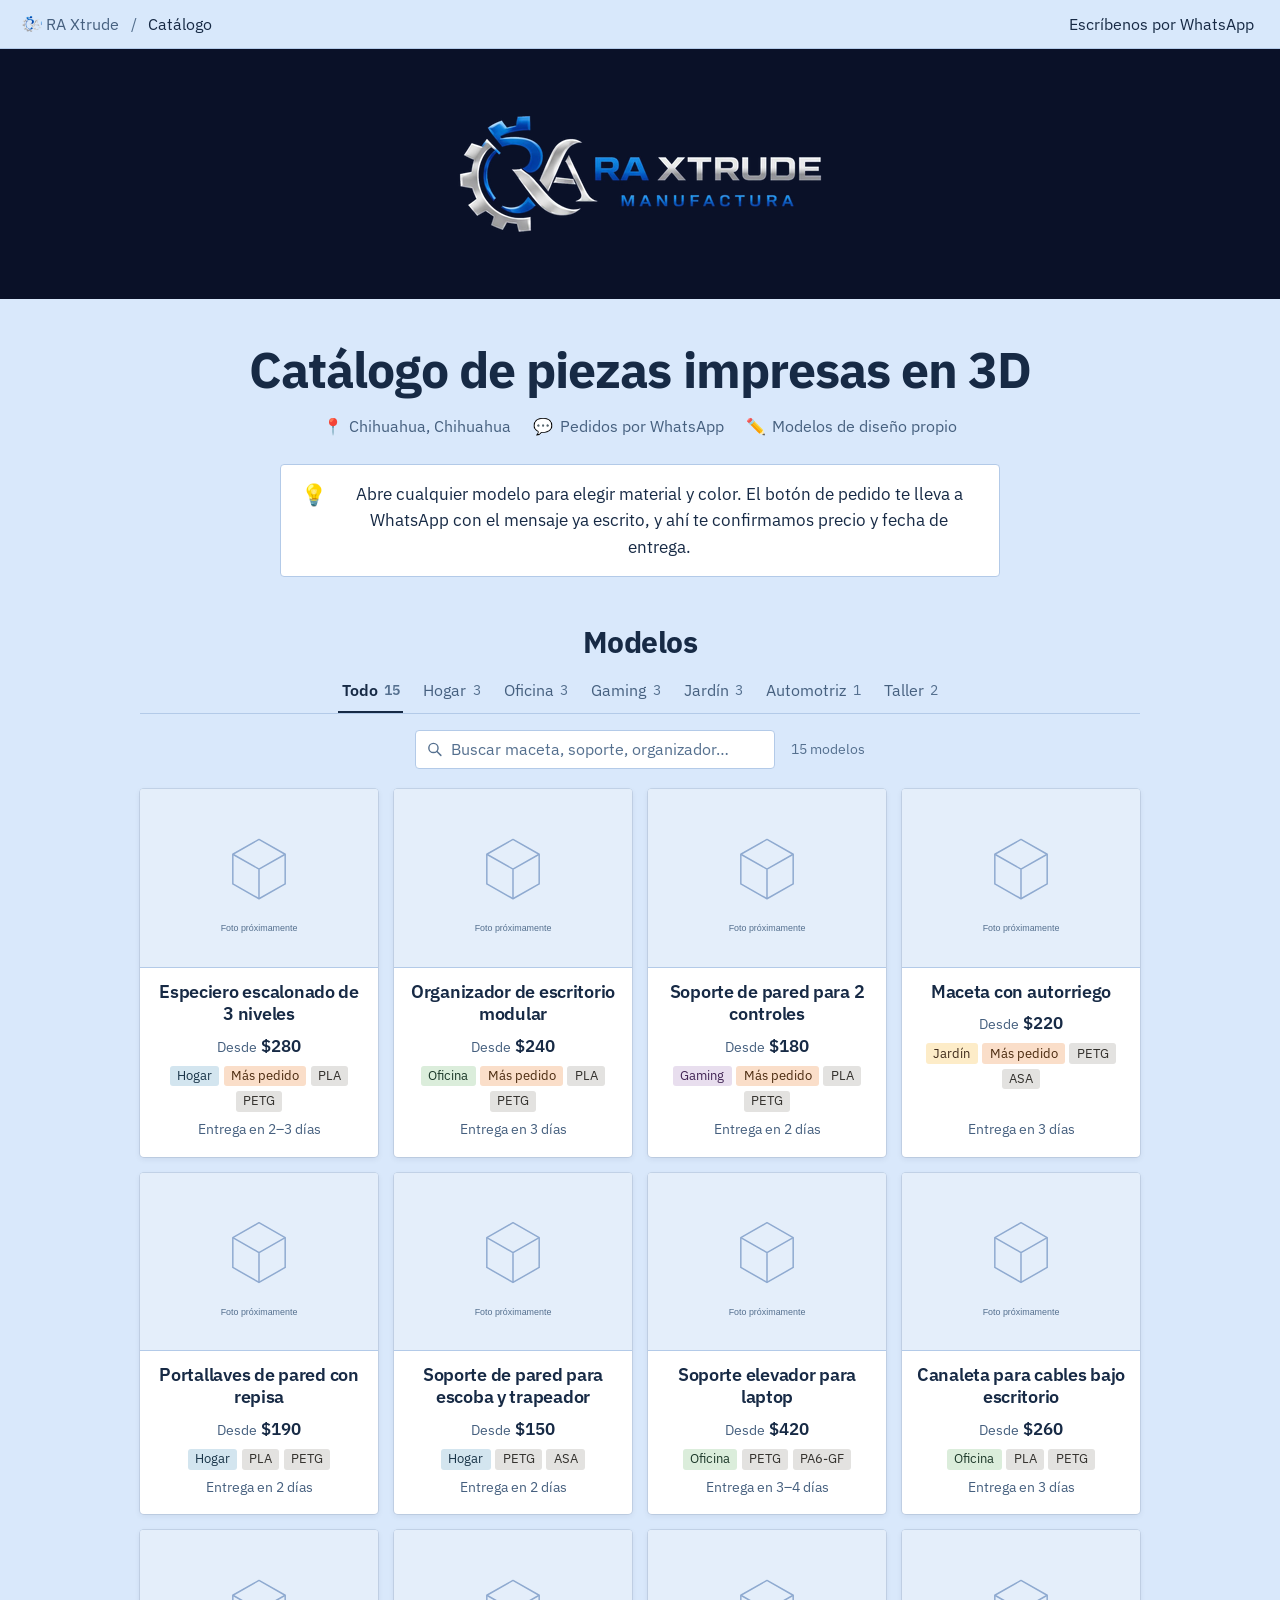
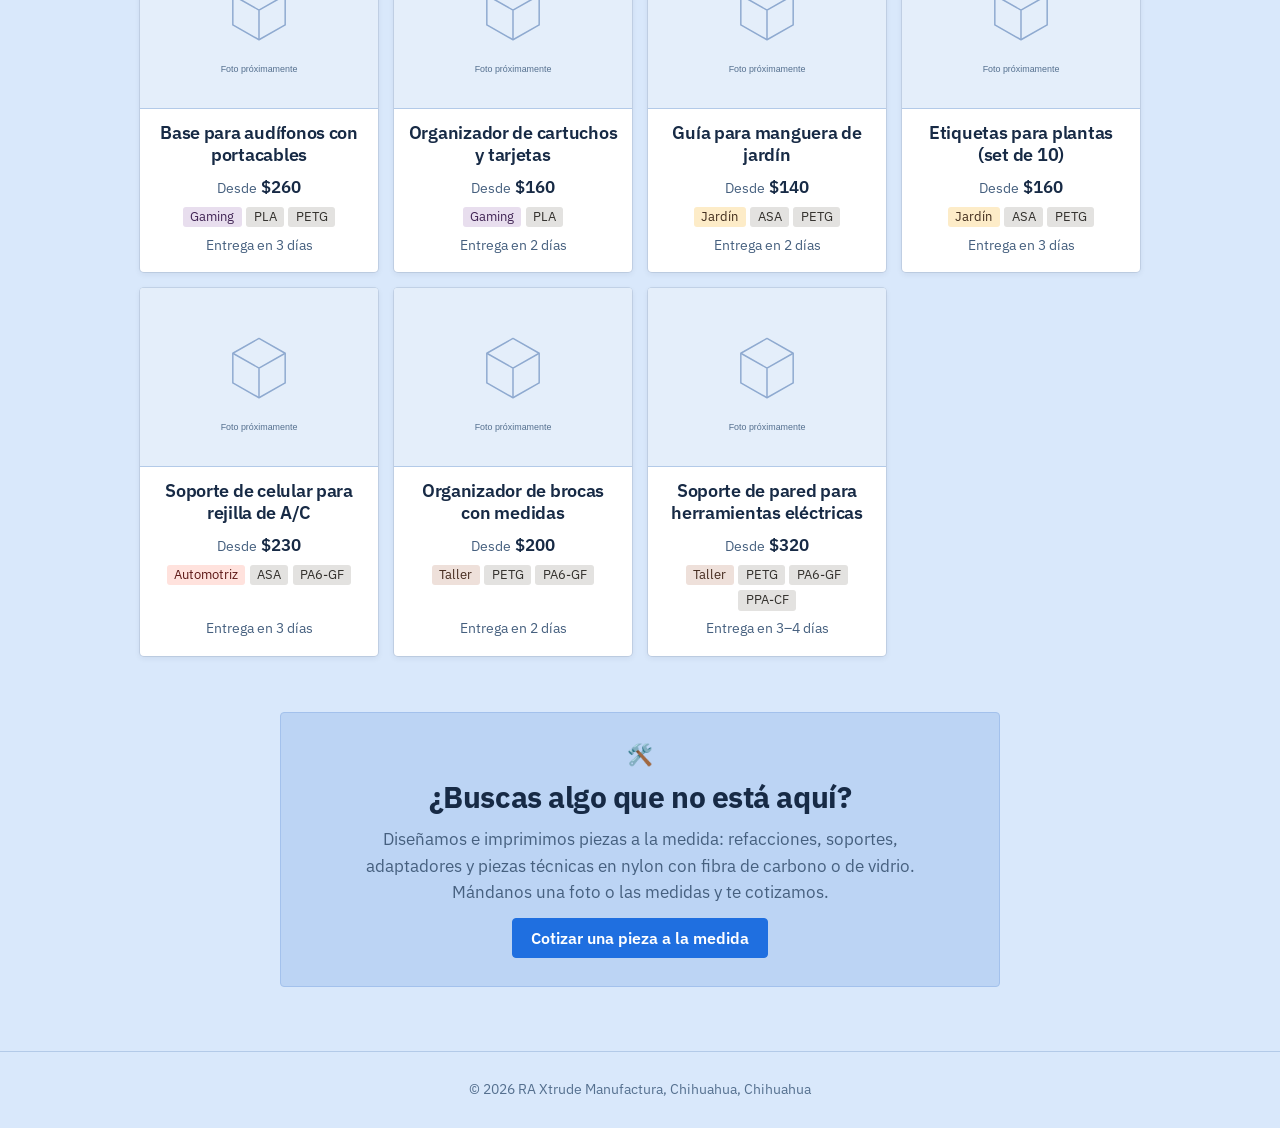
<file: index.html>
<!doctype html>
<html lang="es">
<head>
  <meta charset="utf-8">
  <meta name="viewport" content="width=device-width, initial-scale=1, viewport-fit=cover">
  <title>Catálogo de piezas impresas en 3D | RA Xtrude Manufactura</title>
  <meta name="description" content="Modelos de diseño propio impresos en 3D en Chihuahua, Chihuahua: hogar, oficina, gaming, jardín, automotriz y taller. Pide por WhatsApp.">
  <meta property="og:title" content="Catálogo RA Xtrude Manufactura">
  <meta property="og:description" content="Piezas impresas en 3D en Chihuahua, Chihuahua. Pide por WhatsApp.">
  <meta property="og:type" content="website">
  <meta name="theme-color" content="#D9E8FB">
  <link rel="icon" type="image/png" href="marca/favicon.png">
  <link rel="apple-touch-icon" href="marca/icono-180.png">
  <link rel="preconnect" href="https://fonts.googleapis.com">
  <link rel="preconnect" href="https://fonts.gstatic.com" crossorigin>
  <link href="https://fonts.googleapis.com/css2?family=IBM+Plex+Sans:ital,wght@0,400;0,500;0,600;0,700;1,400&display=swap" rel="stylesheet">
  <link rel="stylesheet" href="estilos.css">
</head>
<body>
  <a class="saltar" href="#galeria">Ir al catálogo</a>

  <header class="topbar">
    <div class="topbar-interior">
      <nav class="ruta" aria-label="Ruta">
        <a href="#"><img src="marca/favicon.png" alt="">RA Xtrude</a>
        <span class="ruta-sep">/</span>
        <span class="actual ruta-pagina">Catálogo</span>
        <span class="ruta-sep s2" id="ruta-sep-cat" hidden>/</span>
        <span class="actual" id="ruta-cat" hidden></span>
      </nav>
      <a class="topbar-accion" id="wa-barra" target="_blank" rel="noopener"><span class="solo-ancho">Escríbenos por </span>WhatsApp</a>
    </div>
  </header>

  <div class="portada">
    <img src="marca/logo.png" alt="RA Xtrude Manufactura" width="306" height="120">
  </div>

  <main class="pagina">
    <h1 class="titulo">Catálogo de piezas impresas en 3D</h1>
    <div class="propiedades" id="propiedades"></div>

    <div class="callout">
      <span class="callout-icono" aria-hidden="true">💡</span>
      <p id="intro-texto"></p>
    </div>

    <section class="db" aria-labelledby="db-titulo">
      <h2 id="db-titulo">Modelos</h2>
      <div class="vistas" id="categorias" role="group" aria-label="Categorías"></div>
      <div class="db-herramientas">
        <div class="buscador">
          <label for="buscar" class="solo-lector">Buscar en el catálogo</label>
          <svg viewBox="0 0 24 24" aria-hidden="true"><circle cx="10.5" cy="10.5" r="6.5"/><path d="M15.5 15.5L21 21"/></svg>
          <input id="buscar" type="search" placeholder="Buscar maceta, soporte, organizador…" autocomplete="off">
        </div>
        <p class="conteo" id="conteo" aria-live="polite"></p>
      </div>
      <div class="galeria" id="galeria"></div>
      <div class="vacio" id="vacio" hidden>
        <p>Ningún modelo coincide con tu búsqueda.</p>
        <button class="btn btn-borde" id="limpiar" type="button">Ver todo el catálogo</button>
      </div>
    </section>

    <div class="callout callout-azul">
      <span class="callout-icono" aria-hidden="true">🛠️</span>
      <h2>¿Buscas algo que no está aquí?</h2>
      <p>Diseñamos e imprimimos piezas a la medida: refacciones, soportes, adaptadores y piezas técnicas en nylon con fibra de carbono o de vidrio. Mándanos una foto o las medidas y te cotizamos.</p>
      <a class="btn btn-lleno" id="wa-medida" target="_blank" rel="noopener">Cotizar una pieza a la medida</a>
    </div>
  </main>

  <footer class="pie">
    <p id="pie-texto"></p>
    <p id="pie-redes"></p>
  </footer>

  <dialog id="detalle" aria-labelledby="d-titulo">
    <div class="d-caja">
      <button class="d-cerrar" type="button" id="d-cerrar" aria-label="Cerrar">
        <svg viewBox="0 0 24 24" aria-hidden="true"><path d="M6 6l12 12M18 6L6 18"/></svg>
      </button>
      <div class="d-portada">
        <div class="d-foto"><img id="d-img" alt=""></div>
        <div class="d-miniaturas" id="d-mini"></div>
      </div>
      <div class="d-info">
        <p class="d-ruta" id="d-ruta"></p>
        <h2 id="d-titulo"></h2>
        <p class="d-desc" id="d-desc"></p>
        <div class="props" id="d-props"></div>
        <div class="d-pedido">
          <a class="btn btn-lleno btn-ancho" id="d-wa" target="_blank" rel="noopener">Pedir por WhatsApp</a>
          <p class="d-nota">Te confirmamos precio final y fecha de entrega por mensaje.</p>
        </div>
      </div>
    </div>
  </dialog>

  <script src="app.js"></script>
</body>
</html>
</file>
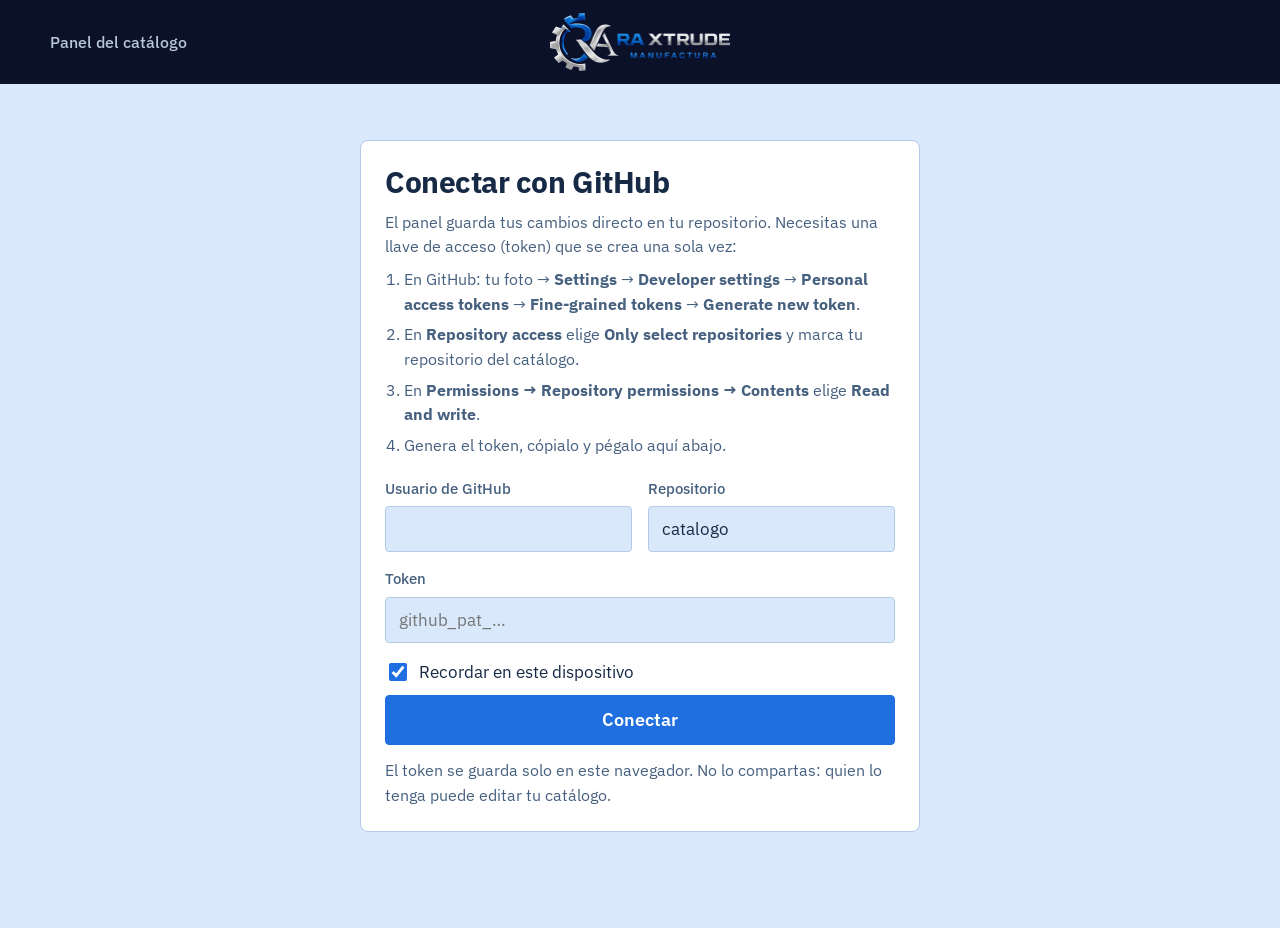
<file: admin.html>
<!doctype html>
<html lang="es">
<head>
  <meta charset="utf-8">
  <meta name="viewport" content="width=device-width, initial-scale=1, viewport-fit=cover">
  <meta name="robots" content="noindex, nofollow">
  <title>Panel del catálogo | RA Xtrude</title>
  <meta name="theme-color" content="#0A1128">
  <link rel="icon" type="image/png" href="marca/favicon.png">
  <link rel="apple-touch-icon" href="marca/icono-180.png">
  <link rel="preconnect" href="https://fonts.googleapis.com">
  <link rel="preconnect" href="https://fonts.gstatic.com" crossorigin>
  <link href="https://fonts.googleapis.com/css2?family=IBM+Plex+Sans:ital,wght@0,400;0,500;0,600;0,700;1,400&display=swap" rel="stylesheet">
  <link rel="stylesheet" href="estilos.css">
  <style>
    .barra-interior { gap: 1rem; }
    .marca-panel { font: 500 var(--t-apoyo) var(--texto); color: var(--marino-texto); }
    @media (max-width: 860px) {
      .barra-interior { grid-template-columns: 1fr; height: auto; padding-block: .6rem; justify-items: center; gap: .5rem; }
      .barra-interior .marca { grid-column: 1; }
      .barra-interior > .acciones { justify-self: center; }
      .marca-panel { display: none; }
    }
    .acciones { display: flex; align-items: center; gap: .6rem; }
    .estado { font-size: var(--t-nota); color: var(--tenue); }
    .barra .estado { color: var(--marino-texto); }
    .barra .estado.pendiente { color: #FFC56B; }
    .btn:disabled { opacity: .45; cursor: not-allowed; }
    .btn-peligro { background: transparent; color: #C62828; border-color: #E8B4B4; }
    .btn-peligro:hover { background: rgba(198, 40, 40, .06); }
    .btn-chico { padding: .5rem .75rem; font-size: .95rem; }

    main.envoltura { padding-block: 1.5rem 4rem; }
    .panel { background: var(--panel); border: 1px solid var(--linea); border-radius: 8px; padding: 1.5rem; }
    .panel h2 { font-size: var(--t-seccion); margin-bottom: .6rem; }
    .panel + .panel { margin-top: 1.25rem; }
    .ayuda { color: var(--tenue); font-size: var(--t-apoyo); margin: .25rem 0 0; }
    .ayuda a { color: var(--azul); }

    .conectar { max-width: 560px; margin: 2rem auto; }
    .conectar ol { color: var(--tenue); font-size: var(--t-apoyo); padding-left: 1.2rem; margin: .5rem 0 1.25rem; }
    .conectar li { margin-bottom: .35rem; }
    .conectar code { color: var(--tinta); }

    .campo { display: flex; flex-direction: column; gap: .35rem; margin-bottom: 1rem; min-width: 0; }
    .campo > span { font-size: .92rem; font-weight: 500; color: var(--tenue); }
    .campo input[type=text], .campo input[type=number], .campo input[type=password], .campo input[type=search], .campo select, .campo textarea, .entrada {
      font: 400 var(--t-cuerpo) var(--texto); color: var(--tinta);
      background: var(--fondo); border: 1px solid var(--linea); border-radius: var(--radio);
      padding: .7rem .8rem; width: 100%;
    }
    .campo textarea { min-height: 90px; resize: vertical; }
    .campo input:focus, .campo select:focus, .campo textarea:focus, .entrada:focus { outline: none; border-color: var(--azul); box-shadow: 0 0 0 3px rgba(31,111,224,.2); }
    .campo input[readonly] { color: var(--tenue); }
    .fila { display: grid; gap: 0 1rem; grid-template-columns: repeat(auto-fit, minmax(170px, 1fr)); }
    .casilla { display: flex; align-items: center; gap: .55rem; margin-bottom: .6rem; cursor: pointer; }
    .casilla input { width: 18px; height: 18px; accent-color: var(--azul); }

    .pestanas { display: flex; gap: .4rem; margin-bottom: 1.25rem; border-bottom: 1px solid var(--linea); }
    .pestanas button {
      font: 400 1.125rem var(--texto); color: var(--tenue); background: none; border: 0;
      padding: .75rem 1rem; border-bottom: 2px solid transparent; cursor: pointer; margin-bottom: -1px;
    }
    .pestanas button[aria-selected=true] { font-weight: 700; color: var(--tinta); border-bottom-color: var(--azul); }

    .dos-columnas { display: grid; grid-template-columns: 320px 1fr; gap: 1.25rem; align-items: start; }
    .lista { position: sticky; top: 100px; background: var(--panel); border: 1px solid var(--linea); border-radius: 8px; overflow: hidden; }
    .lista-cabeza { display: grid; gap: .6rem; padding: .9rem; border-bottom: 1px solid var(--linea); }
    .lista ul { list-style: none; margin: 0; padding: 0; max-height: calc(100vh - 260px); overflow-y: auto; }
    .lista li + li { border-top: 1px solid var(--linea); }
    .lista li button {
      width: 100%; display: grid; grid-template-columns: 46px 1fr; gap: .7rem; align-items: center;
      background: none; border: 0; color: var(--tinta); text-align: left; padding: .6rem .9rem; cursor: pointer; font: inherit;
    }
    .lista li button:hover { background: var(--panel-alto); }
    .lista li button[aria-current=true] { background: rgba(31,111,224,.08); box-shadow: inset 3px 0 var(--azul); }
    .lista img { width: 46px; height: 46px; object-fit: cover; border-radius: 4px; background: var(--capa); }
    .lista strong { display: block; font-weight: 600; font-size: 1.02rem; line-height: 1.25; }
    .lista small { color: var(--tenue); font-size: var(--t-nota); }
    .marca-chica { font-size: .78rem; font-weight: 700; border-radius: 3px; padding: .05rem .35rem; margin-left: .3rem; }
    .marca-chica.oculto { background: #E3E8EF; color: var(--tenue); }
    .marca-chica.nuevo { background: #FFC56B; color: #1A1206; }

    .formulario { background: var(--panel); border: 1px solid var(--linea); border-radius: 8px; padding: 1.5rem; }
    .formulario h2 { font-size: var(--t-seccion); margin-bottom: 1.2rem; }
    .grupo { border: 0; padding: 0; margin: 0 0 1rem; }
    .grupo legend { font-size: .92rem; font-weight: 500; color: var(--tenue); margin-bottom: .45rem; padding: 0; }
    .chips label { cursor: pointer; }

    .fotos { display: grid; grid-template-columns: repeat(auto-fill, minmax(130px, 1fr)); gap: .75rem; }
    .foto-item { border: 1px solid var(--linea); border-radius: 6px; overflow: hidden; background: var(--fondo); }
    .foto-item img { width: 100%; aspect-ratio: 1; object-fit: cover; }
    .foto-item div { display: flex; gap: .3rem; padding: .4rem; }
    .foto-item button { flex: 1; font: 400 .85rem var(--texto); background: var(--panel-alto); color: var(--tinta); border: 1px solid var(--linea); border-radius: 4px; padding: .35rem; cursor: pointer; }
    .foto-item .portada { font-size: .85rem; font-weight: 500; color: var(--azul); padding: .35rem; text-align: center; flex: 1; }
    .subir {
      display: grid; place-items: center; text-align: center; gap: .3rem;
      border: 1px dashed var(--linea); border-radius: 6px; min-height: 130px; cursor: pointer; color: var(--tenue); font-size: var(--t-apoyo); padding: .5rem; position: relative;
    }
    .subir:hover { border-color: var(--azul); color: var(--tinta); }
    .subir input { position: absolute; opacity: 0; width: 1px; height: 1px; }
    .subir svg { display: block; width: 26px; height: 26px; stroke: currentColor; fill: none; stroke-width: 1.8; stroke-linecap: round; }
    .pie-form { display: flex; justify-content: space-between; gap: 1rem; flex-wrap: wrap; border-top: 1px solid var(--linea); padding-top: 1.2rem; margin-top: .5rem; }

    .tabla-ajustes { display: grid; gap: .5rem; margin-bottom: 1rem; }
    .renglon { display: grid; grid-template-columns: 1fr auto; gap: .5rem; align-items: center; }
    .renglon.mat { grid-template-columns: 120px 1fr auto; }
    .renglon .botones { display: flex; gap: .3rem; }
    .renglon code { font-size: var(--t-nota); color: var(--tenue); }
    .agregar { display: grid; grid-template-columns: 1fr auto; gap: .5rem; }
    .agregar.mat { grid-template-columns: 120px 1fr auto; }

    .aviso {
      position: fixed; left: 50%; bottom: calc(1.25rem + env(safe-area-inset-bottom, 0px)); translate: -50% 0; z-index: 30;
      background: var(--tinta); color: #fff; font-weight: 700; font-size: var(--t-apoyo);
      padding: .75rem 1.1rem; border-radius: 6px; max-width: calc(100% - 2rem);
      opacity: 0; pointer-events: none; transition: opacity .2s;
    }
    .aviso.visible { opacity: 1; }
    .aviso.error { background: #C62828; }
    .vacio-form { color: var(--tenue); text-align: center; padding: 3rem 1rem; }

    @media (max-width: 860px) {
      .dos-columnas { grid-template-columns: 1fr; }
      .lista { position: static; }
      .lista ul { max-height: 300px; }
      .acciones .estado { display: none; }
      .marca-texto small { display: none; }
      .renglon.mat, .agregar.mat { grid-template-columns: 1fr; }
    }
    .pasos { color: var(--tenue); padding-left: 1.2rem; margin: .8rem 0 0; }
    .pasos li { margin-bottom: .5rem; }
    .pasos a, .ayuda a { color: var(--azul); }
    .pasos b { color: var(--tinta); }
    .visitas-cabeza { display: flex; justify-content: space-between; align-items: flex-start; gap: 1rem; flex-wrap: wrap; }
    .cifras { display: grid; grid-template-columns: repeat(auto-fit, minmax(180px, 1fr)); margin: 1.5rem 0; border: 1px solid var(--linea); border-radius: 8px; }
    .cifras > div { padding: 1.1rem 1.25rem; border-left: 1px solid var(--linea); }
    .cifras > div:first-child { border-left: 0; }
    .cifra { display: block; font: 600 2.4rem/1 var(--display); font-variant-numeric: tabular-nums; letter-spacing: -.02em; }
    .cifra-nombre { display: block; margin-top: .4rem; color: var(--tenue); }
    .tabla-visitas-caja { overflow-x: auto; }
    .tabla-visitas { width: 100%; border-collapse: collapse; font-size: var(--t-apoyo); }
    .tabla-visitas th { text-align: left; font-weight: 500; color: var(--tenue); padding: .5rem .75rem; border-bottom: 1px solid var(--linea); }
    .tabla-visitas td { padding: .6rem .75rem; border-bottom: 1px solid var(--linea); }
    .tabla-visitas th:not(:first-child), .tabla-visitas td:not(:first-child) { text-align: right; width: 6rem; font-variant-numeric: tabular-nums; }
    .tabla-visitas .barra-v { display: block; height: 3px; margin-top: .35rem; background: var(--azul); border-radius: 2px; }
    .tabla-visitas tr.sin td { color: var(--suave); }
    @media (max-width: 600px) { .cifras > div { border-left: 0; border-top: 1px solid var(--linea); } .cifras > div:first-child { border-top: 0; } }
  </style>
</head>
<body>
  <header class="barra">
    <div class="envoltura barra-interior">
      <span class="marca-panel">Panel del catálogo</span>
      <span class="marca"><img class="marca-logo" src="marca/logo.png" alt="RA Xtrude Manufactura" width="306" height="120"></span>
      <div class="acciones" id="acciones" hidden>
        <span class="estado" id="estado"></span>
        <a class="btn btn-borde btn-chico" id="ver-sitio" href="./" target="_blank" rel="noopener">Ver sitio</a>
        <button class="btn btn-lleno btn-chico" id="publicar" type="button" disabled>Publicar cambios</button>
      </div>
    </div>
  </header>

  <main class="envoltura">
    <!-- Conexión -->
    <section class="panel conectar" id="conectar">
      <h2>Conectar con GitHub</h2>
      <p class="ayuda">El panel guarda tus cambios directo en tu repositorio. Necesitas una llave de acceso (token) que se crea una sola vez:</p>
      <ol>
        <li>En GitHub: tu foto → <b>Settings</b> → <b>Developer settings</b> → <b>Personal access tokens</b> → <b>Fine-grained tokens</b> → <b>Generate new token</b>.</li>
        <li>En <b>Repository access</b> elige <b>Only select repositories</b> y marca tu repositorio del catálogo.</li>
        <li>En <b>Permissions → Repository permissions → Contents</b> elige <b>Read and write</b>.</li>
        <li>Genera el token, cópialo y pégalo aquí abajo.</li>
      </ol>
      <div class="fila">
        <label class="campo"><span>Usuario de GitHub</span><input type="text" id="c-owner" autocomplete="off" autocapitalize="off" spellcheck="false"></label>
        <label class="campo"><span>Repositorio</span><input type="text" id="c-repo" autocomplete="off" autocapitalize="off" spellcheck="false"></label>
      </div>
      <label class="campo"><span>Token</span><input type="password" id="c-token" autocomplete="off" spellcheck="false" placeholder="github_pat_…"></label>
      <label class="casilla"><input type="checkbox" id="c-recordar" checked> Recordar en este dispositivo</label>
      <button class="btn btn-lleno btn-ancho" id="c-conectar" type="button">Conectar</button>
      <p class="ayuda" style="margin-top:.8rem">El token se guarda solo en este navegador. No lo compartas: quien lo tenga puede editar tu catálogo.</p>
    </section>

    <!-- Editor -->
    <section id="editor" hidden>
      <div class="pestanas" role="tablist">
        <button type="button" role="tab" data-vista="modelos" aria-selected="true">Modelos</button>
        <button type="button" role="tab" data-vista="ajustes" aria-selected="false">Categorías y datos</button>
        <button type="button" role="tab" data-vista="visitas" aria-selected="false">Visitas</button>
      </div>

      <div id="vista-modelos" class="dos-columnas">
        <aside class="lista">
          <div class="lista-cabeza">
            <button class="btn btn-lleno" id="nuevo" type="button">Agregar modelo</button>
            <label class="campo" style="margin:0"><span class="solo-lector">Buscar modelo</span><input type="search" id="filtro" placeholder="Buscar modelo"></label>
          </div>
          <ul id="lista-modelos"></ul>
        </aside>
        <section class="formulario" id="formulario"></section>
      </div>

      <div id="vista-ajustes" hidden>
        <section class="panel">
          <h2>Datos del negocio</h2>
          <div class="fila">
            <label class="campo"><span>Nombre</span><input type="text" data-negocio="nombre"></label>
            <label class="campo"><span>Ciudad</span><input type="text" data-negocio="ciudad"></label>
          </div>
          <label class="campo"><span>WhatsApp (52 + 10 dígitos, sin espacios ni signos)</span><input type="text" data-negocio="whatsapp" inputmode="numeric"></label>
          <div class="fila">
            <label class="campo"><span>Instagram (liga completa, opcional)</span><input type="text" data-negocio="instagram"></label>
            <label class="campo"><span>Facebook (liga completa, opcional)</span><input type="text" data-negocio="facebook"></label>
          </div>
          <label class="campo"><span>Código de GoatCounter para contar visitas (opcional)</span><input type="text" data-negocio="goatcounter" autocapitalize="off" spellcheck="false" placeholder="ej. raxtrude"></label>
        </section>

        <section class="panel">
          <h2>Categorías</h2>
          <p class="ayuda" style="margin-bottom:1rem">El orden de esta lista es el orden en el sitio. Solo puedes borrar categorías sin modelos.</p>
          <div class="tabla-ajustes" id="tabla-categorias"></div>
          <div class="agregar">
            <input class="entrada" type="text" id="nueva-cat" placeholder="Nueva categoría, ej. Mascotas">
            <button class="btn btn-borde" type="button" id="agregar-cat">Agregar</button>
          </div>
        </section>

        <section class="panel">
          <h2>Materiales</h2>
          <p class="ayuda" style="margin-bottom:1rem">La descripción es lo que ve el cliente al elegir material.</p>
          <div class="tabla-ajustes" id="tabla-materiales"></div>
          <div class="agregar mat">
            <input class="entrada" type="text" id="nuevo-mat" placeholder="Nombre, ej. ABS">
            <input class="entrada" type="text" id="nuevo-mat-desc" placeholder="Descripción corta">
            <button class="btn btn-borde" type="button" id="agregar-mat">Agregar</button>
          </div>
        </section>

        <section class="panel">
          <h2>Sesión</h2>
          <p class="ayuda" style="margin-bottom:1rem" id="info-repo"></p>
          <button class="btn btn-peligro" type="button" id="salir">Cerrar sesión y olvidar token</button>
        </section>
      </div>

      <div id="vista-visitas" hidden>
        <section class="panel" id="visitas-config" hidden>
          <h2>Activa el contador de visitas</h2>
          <p class="ayuda">El conteo lo hace GoatCounter, un servicio gratuito que no usa cookies. Se configura una sola vez:</p>
          <ol class="pasos">
            <li>Crea una cuenta en <a href="https://www.goatcounter.com/signup" target="_blank" rel="noopener">goatcounter.com</a>. El "Code" que elijas (por ejemplo <i>raxtrude</i>) queda como tu dirección: raxtrude.goatcounter.com.</li>
            <li>Ya dentro, entra a <b>Settings</b> y activa <b>Allow adding visitor counts on your website</b>. Sin esto el panel no puede leer los números.</li>
            <li>Vuelve aquí, abre <b>Categorías y datos</b>, escribe tu código en el campo de GoatCounter y presiona <b>Publicar cambios</b>.</li>
          </ol>
        </section>

        <section class="panel" id="visitas-datos" hidden>
          <div class="visitas-cabeza">
            <div>
              <h2>Visitas al catálogo</h2>
              <p class="ayuda">Cuentan desde que activaste el contador. Pueden tardar unos minutos en reflejarse.</p>
            </div>
            <button class="btn btn-borde btn-chico" type="button" id="visitas-actualizar">Actualizar</button>
          </div>
          <div class="cifras">
            <div><span class="cifra" id="v-total">…</span><span class="cifra-nombre">visitas al sitio</span></div>
            <div><span class="cifra" id="v-modelos">…</span><span class="cifra-nombre">fichas de modelos abiertas</span></div>
            <div><span class="cifra" id="v-pedidos">…</span><span class="cifra-nombre">clics en "Pedir por WhatsApp"</span></div>
          </div>
          <div class="tabla-visitas-caja">
            <table class="tabla-visitas">
              <thead><tr><th scope="col">Modelo</th><th scope="col">Vistas</th><th scope="col">Pedidos</th></tr></thead>
              <tbody id="v-tabla"></tbody>
            </table>
          </div>
          <p class="ayuda" style="margin-top:1rem">Para ver gráficas por día, de dónde llega la gente (Facebook, Google, WhatsApp) y desde qué dispositivo, <a id="v-tablero" target="_blank" rel="noopener">abre el tablero de GoatCounter</a>.</p>
        </section>

        <section class="panel">
          <h2>Tus propias visitas</h2>
          <label class="casilla"><input type="checkbox" id="v-ignorar"> No contar mis visitas desde este navegador</label>
          <p class="ayuda">Actívalo en cada computadora o celular donde revises tu sitio, así tus pruebas no inflan los números.</p>
        </section>
      </div>
    </section>
  </main>

  <div class="aviso" id="aviso" role="status" aria-live="polite"></div>

<script>
(function () {
  "use strict";
  const $ = (s) => document.querySelector(s);
  const esc = (s) => String(s ?? "").replace(/[&<>"']/g, (c) => ({ "&": "&amp;", "<": "&lt;", ">": "&gt;", '"': "&quot;", "'": "&#39;" }[c]));
  const slug = (s) => String(s || "").normalize("NFD").replace(/[\u0300-\u036f]/g, "").toLowerCase()
    .replace(/[^a-z0-9]+/g, "-").replace(/^-+|-+$/g, "").slice(0, 60);
  const ARCHIVO = "modelos.js";
  const LLAVE = "raxtrude-panel";

  let cfg = null;          // { owner, repo, token, branch }
  let datos = null;        // window.CATALOGO
  let sha = null;          // versión de modelos.js en GitHub
  let guardado = "";       // datos tal como están publicados
  let actual = null;       // modelo seleccionado
  const nuevos = new WeakSet();
  const idManual = new WeakSet();
  const fotosLocales = {}; // ruta -> URL local (fotos recién subidas que el sitio aún no publica)

  /* ---------- Avisos ---------- */
  let tAviso;
  function avisar(texto, error) {
    const a = $("#aviso");
    a.textContent = texto;
    a.className = "aviso visible" + (error ? " error" : "");
    clearTimeout(tAviso);
    tAviso = setTimeout(() => (a.className = "aviso"), error ? 6000 : 3000);
  }

  /* ---------- GitHub API ---------- */
  async function gh(metodo, ruta, cuerpo) {
    const url = `https://api.github.com/repos/${cfg.owner}/${cfg.repo}${ruta ? "/" + ruta : ""}`;
    const r = await fetch(url, {
      method: metodo,
      cache: "no-store",
      headers: {
        Authorization: `Bearer ${cfg.token}`,
        Accept: "application/vnd.github+json",
        "X-GitHub-Api-Version": "2022-11-28",
        ...(cuerpo ? { "Content-Type": "application/json" } : {})
      },
      body: cuerpo ? JSON.stringify(cuerpo) : undefined
    });
    if (!r.ok) {
      const e = await r.json().catch(() => ({}));
      const msj = {
        401: "El token no es válido o ya venció.",
        403: "El token no tiene permiso de escritura (Contents: Read and write).",
        404: "No encontré el repositorio o el archivo. Revisa usuario, repositorio y que el token tenga acceso a ese repositorio.",
        409: "El archivo cambió en GitHub desde que lo abriste. Recarga la página.",
        422: "GitHub rechazó el cambio: " + (e.message || "datos inválidos.")
      }[r.status] || `Error de GitHub (${r.status}): ${e.message || "desconocido"}`;
      throw new Error(msj);
    }
    return r.status === 204 ? null : r.json();
  }
  const texto64 = (s) => { const b = new TextEncoder().encode(s); let bin = ""; for (let i = 0; i < b.length; i += 8192) bin += String.fromCharCode(...b.subarray(i, i + 8192)); return btoa(bin); };
  const deTexto64 = (b) => new TextDecoder().decode(Uint8Array.from(atob(b.replace(/\s/g, "")), (c) => c.charCodeAt(0)));
  const blob64 = (blob) => new Promise((ok, mal) => { const r = new FileReader(); r.onload = () => ok(String(r.result).split(",")[1]); r.onerror = mal; r.readAsDataURL(blob); });

  /* ---------- Conexión ---------- */
  function sugerirRepo() {
    const h = location.hostname;
    if (h.endsWith(".github.io")) {
      const owner = h.split(".")[0];
      const seg = location.pathname.split("/").filter(Boolean)[0];
      const repo = seg && !seg.endsWith(".html") ? seg : `${owner}.github.io`;
      return { owner, repo };
    }
    return { owner: "", repo: "catalogo" };
  }

  async function conectar(c, silencioso) {
    cfg = c;
    try {
      const repo = await gh("GET", "");
      if (repo.permissions && !repo.permissions.push) throw new Error("El token puede leer pero no escribir. Dale permiso Contents: Read and write.");
      cfg.branch = repo.default_branch;
      const arch = await gh("GET", `contents/${ARCHIVO}?ref=${encodeURIComponent(cfg.branch)}`);
      sha = arch.sha;
      const codigo = deTexto64(arch.content);
      const ventana = {};
      new Function("window", codigo)(ventana);
      if (!ventana.CATALOGO) throw new Error("modelos.js no tiene el formato esperado (window.CATALOGO).");
      datos = ventana.CATALOGO;
      datos.categorias ||= [];
      datos.materiales ||= {};
      datos.modelos ||= [];
      datos.negocio ||= {};
      datos.modelos.forEach((m) => { m.imagenes ||= []; m.materiales ||= []; m.colores ||= []; });
      guardado = JSON.stringify(datos);
      codigoPublicado = datos.negocio.goatcounter || "";
      if ($("#c-recordar").checked) localStorage.setItem(LLAVE, JSON.stringify({ owner: cfg.owner, repo: cfg.repo, token: cfg.token }));
      iniciarEditor();
    } catch (e) {
      cfg = null;
      $("#conectar").hidden = false;
      if (!silencioso) avisar(e.message, true);
      else avisar("No pude reconectar: " + e.message, true);
    }
  }

  $("#c-conectar").addEventListener("click", async () => {
    const c = { owner: $("#c-owner").value.trim(), repo: $("#c-repo").value.trim(), token: $("#c-token").value.trim() };
    if (!c.owner || !c.repo || !c.token) return avisar("Llena usuario, repositorio y token.", true);
    const b = $("#c-conectar");
    b.disabled = true; b.textContent = "Conectando…";
    await conectar(c);
    b.disabled = false; b.textContent = "Conectar";
  });

  $("#salir").addEventListener("click", () => {
    if (hayCambios() && !confirm("Tienes cambios sin publicar. ¿Salir de todos modos?")) return;
    localStorage.removeItem(LLAVE);
    guardado = JSON.stringify(datos); // evita el aviso al recargar
    location.reload();
  });

  /* ---------- Estado de cambios ---------- */
  const hayCambios = () => datos && JSON.stringify(datos) !== guardado;
  function marcar() {
    const c = hayCambios();
    $("#publicar").disabled = !c;
    const e = $("#estado");
    e.textContent = c ? "Cambios sin publicar" : "Todo publicado";
    e.className = "estado" + (c ? " pendiente" : "");
  }
  window.addEventListener("beforeunload", (e) => { if (hayCambios()) { e.preventDefault(); e.returnValue = ""; } });

  /* ---------- Editor ---------- */
  function iniciarEditor() {
    $("#conectar").hidden = true;
    $("#editor").hidden = false;
    $("#acciones").hidden = false;
    $("#info-repo").textContent = `Conectado a ${cfg.owner}/${cfg.repo} (rama ${cfg.branch}).`;
    actual = datos.modelos[0] || null;
    pintarLista();
    pintarFormulario();
    pintarAjustes();
    marcar();
  }

  document.querySelector(".pestanas").addEventListener("click", (e) => {
    const b = e.target.closest("[data-vista]");
    if (!b) return;
    document.querySelectorAll(".pestanas button").forEach((x) => x.setAttribute("aria-selected", x === b));
    $("#vista-modelos").hidden = b.dataset.vista !== "modelos";
    $("#vista-ajustes").hidden = b.dataset.vista !== "ajustes";
    $("#vista-visitas").hidden = b.dataset.vista !== "visitas";
    if (b.dataset.vista === "modelos") { pintarLista(); pintarFormulario(); }
    else if (b.dataset.vista === "ajustes") pintarAjustes();
    else pintarVisitas();
  });

  const fotoSrc = (ruta) => fotosLocales[ruta] || ruta;
  const nombreCat = (id) => (datos.categorias.find((c) => c.id === id) || {}).nombre || "Sin categoría";

  /* Lista de modelos */
  function pintarLista() {
    const q = slug($("#filtro").value).replace(/-/g, " ");
    const lista = datos.modelos.filter((m) => !q || slug(m.nombre + " " + nombreCat(m.categoria)).replace(/-/g, " ").includes(q));
    $("#lista-modelos").innerHTML = lista.length
      ? lista.map((m) => {
          const i = datos.modelos.indexOf(m);
          const portada = m.imagenes[0] ? `<img src="${esc(fotoSrc(m.imagenes[0]))}" alt="">` : `<img alt="">`;
          return `<li><button type="button" data-i="${i}" aria-current="${m === actual}">${portada}
            <span><strong>${esc(m.nombre || "Sin nombre")}${m.disponible === false ? '<span class="marca-chica oculto">Oculto</span>' : ""}${nuevos.has(m) ? '<span class="marca-chica nuevo">Nuevo</span>' : ""}</strong>
            <small>${esc(nombreCat(m.categoria))}${m.precioDesde ? " · $" + esc(m.precioDesde) : ""}</small></span></button></li>`;
        }).join("")
      : `<li class="vacio-form" style="padding:1.5rem">Sin resultados</li>`;
  }
  $("#lista-modelos").addEventListener("click", (e) => {
    const b = e.target.closest("[data-i]");
    if (!b) return;
    actual = datos.modelos[Number(b.dataset.i)];
    pintarLista();
    pintarFormulario();
    if (innerWidth < 860) $("#formulario").scrollIntoView({ behavior: "smooth" });
  });
  $("#filtro").addEventListener("input", pintarLista);

  $("#nuevo").addEventListener("click", () => {
    const m = {
      id: "", nombre: "", categoria: (datos.categorias[0] || {}).id || "",
      descripcion: "", imagenes: [], precioDesde: null, medidas: "", entrega: "2–3 días",
      materiales: [], colores: [], destacado: false, disponible: true
    };
    datos.modelos.unshift(m);
    nuevos.add(m);
    actual = m;
    $("#filtro").value = "";
    pintarLista();
    pintarFormulario();
    marcar();
    $("#f-nombre").focus();
  });

  /* Formulario del modelo */
  function pintarFormulario() {
    const f = $("#formulario");
    const m = actual;
    if (!m) { f.innerHTML = `<p class="vacio-form">Elige un modelo de la lista o agrega uno nuevo.</p>`; return; }
    const esNuevo = nuevos.has(m);
    const mats = Object.keys(datos.materiales);
    f.innerHTML = `
      <h2>${esNuevo ? "Nuevo modelo" : "Editar modelo"}</h2>
      <label class="campo"><span>Nombre</span><input type="text" id="f-nombre" data-campo="nombre" value="${esc(m.nombre)}" placeholder="Ej. Maceta con autorriego"></label>
      <div class="fila">
        <label class="campo"><span>Categoría</span><select data-campo="categoria">
          ${datos.categorias.map((c) => `<option value="${esc(c.id)}" ${c.id === m.categoria ? "selected" : ""}>${esc(c.nombre)}</option>`).join("")}
        </select></label>
        <label class="campo"><span>Precio desde (MXN)</span><input type="number" min="0" step="10" inputmode="numeric" data-campo="precioDesde" value="${m.precioDesde ?? ""}"></label>
      </div>
      <label class="campo"><span>Descripción</span><textarea data-campo="descripcion" placeholder="Para qué sirve y qué la hace buena, en 1 a 3 frases.">${esc(m.descripcion)}</textarea></label>
      <div class="fila">
        <label class="campo"><span>Medidas</span><input type="text" data-campo="medidas" value="${esc(m.medidas)}" placeholder="120 × 80 × 40 mm"></label>
        <label class="campo"><span>Tiempo de entrega</span><input type="text" data-campo="entrega" value="${esc(m.entrega)}" placeholder="2–3 días"></label>
      </div>
      <fieldset class="grupo"><legend>Materiales disponibles</legend>
        <div class="chips">${mats.map((x) => `<label><input type="checkbox" data-material value="${esc(x)}" ${m.materiales.includes(x) ? "checked" : ""}><span>${esc(x)}</span></label>`).join("")}</div>
      </fieldset>
      <label class="campo"><span>Colores (separados por coma)</span><input type="text" data-campo="colores" value="${esc(m.colores.join(", "))}" placeholder="Negro, Blanco, Azul"></label>
      <fieldset class="grupo"><legend>Fotos (la primera es la portada)</legend>
        <div class="fotos" id="fotos">
          ${m.imagenes.map((r, i) => `<div class="foto-item"><img src="${esc(fotoSrc(r))}" alt="Foto ${i + 1}" loading="lazy"><div>
            ${i === 0 ? `<span class="portada">Portada</span>` : `<button type="button" data-portada="${i}">Portada</button>`}
            <button type="button" data-quitar="${i}">Quitar</button></div></div>`).join("")}
          <label class="subir"><input type="file" accept="image/*" multiple id="f-fotos">
            <svg viewBox="0 0 24 24" aria-hidden="true"><path d="M12 16V4M7 9l5-5 5 5M5 20h14"/></svg>
            <span id="f-subir-texto">Subir fotos</span></label>
        </div>
      </fieldset>
      <label class="casilla"><input type="checkbox" data-campo="disponible" ${m.disponible !== false ? "checked" : ""}> Mostrar en el catálogo</label>
      <label class="casilla"><input type="checkbox" data-campo="destacado" ${m.destacado ? "checked" : ""}> Marcar como "Más pedido" (aparece primero)</label>
      <label class="campo" style="margin-top:.6rem"><span>Identificador para el enlace${esNuevo ? "" : " (no se puede cambiar)"}</span>
        <input type="text" data-campo="id" value="${esc(m.id)}" ${esNuevo ? "" : "readonly"} autocapitalize="off" spellcheck="false">
        <span class="ayuda" id="f-enlace">…/#modelo=${esc(m.id)}</span></label>
      <div class="pie-form">
        <button class="btn btn-peligro" type="button" id="f-eliminar">Eliminar modelo</button>
        <a class="btn btn-borde" href="./#modelo=${encodeURIComponent(m.id)}" target="_blank" rel="noopener" ${esNuevo ? "hidden" : ""}>Ver en el sitio</a>
      </div>`;
  }

  $("#formulario").addEventListener("input", (e) => {
    const m = actual;
    const el = e.target;
    if (!m) return;
    if (el.dataset.material !== undefined) {
      m.materiales = [...document.querySelectorAll("[data-material]:checked")].map((x) => x.value);
    } else if (el.dataset.campo) {
      const k = el.dataset.campo;
      if (el.type === "checkbox") {
        if (k === "destacado") { if (el.checked) m.destacado = true; else delete m.destacado; }
        if (k === "disponible") { if (el.checked) delete m.disponible; else m.disponible = false; }
      } else if (k === "precioDesde") m.precioDesde = el.value === "" ? null : Number(el.value);
      else if (k === "colores") m.colores = el.value.split(",").map((s) => s.trim()).filter(Boolean);
      else if (k === "id") { m.id = slug(el.value); idManual.add(m); $("#f-enlace").textContent = `…/#modelo=${m.id}`; }
      else m[k] = el.value;

      if (k === "nombre" && nuevos.has(m) && !idManual.has(m)) {
        m.id = idUnico(slug(m.nombre), m);
        const campoId = document.querySelector('[data-campo="id"]');
        if (campoId) campoId.value = m.id;
        $("#f-enlace").textContent = `…/#modelo=${m.id}`;
      }
    }
    if (["nombre", "categoria", "precioDesde", "disponible"].includes(el.dataset.campo)) pintarLista();
    marcar();
  });
  // "change" cubre selects y checkboxes en navegadores que no disparan input
  $("#formulario").addEventListener("change", (e) => {
    if (e.target.tagName === "SELECT" || e.target.type === "checkbox") e.target.dispatchEvent(new Event("input", { bubbles: true }));
  });

  function idUnico(base, propio) {
    base = base || "modelo";
    let id = base, n = 2;
    while (datos.modelos.some((x) => x !== propio && x.id === id)) id = `${base}-${n++}`;
    return id;
  }

  $("#formulario").addEventListener("click", async (e) => {
    const m = actual;
    const p = e.target.closest("[data-portada]");
    const q = e.target.closest("[data-quitar]");
    if (p) {
      const i = Number(p.dataset.portada);
      m.imagenes.unshift(m.imagenes.splice(i, 1)[0]);
      pintarFormulario(); pintarLista(); marcar();
    }
    if (q) {
      m.imagenes.splice(Number(q.dataset.quitar), 1);
      pintarFormulario(); pintarLista(); marcar();
    }
    if (e.target.id === "f-eliminar") {
      if (!confirm(`¿Eliminar "${m.nombre || "este modelo"}"? Se quita del catálogo al publicar.`)) return;
      datos.modelos.splice(datos.modelos.indexOf(m), 1);
      actual = datos.modelos[0] || null;
      pintarLista(); pintarFormulario(); marcar();
    }
  });

  /* Fotos: se reducen a 1200 px y se suben de inmediato a /imagenes */
  async function reducir(archivo) {
    let fuente;
    try { fuente = await createImageBitmap(archivo, { imageOrientation: "from-image" }); }
    catch {
      fuente = await new Promise((ok, mal) => { const i = new Image(); i.onload = () => ok(i); i.onerror = () => mal(new Error(`No pude leer ${archivo.name}. Usa JPG o PNG.`)); i.src = URL.createObjectURL(archivo); });
    }
    const max = 1200;
    const w = fuente.width, h = fuente.height;
    const k = Math.min(1, max / Math.max(w, h));
    const lienzo = document.createElement("canvas");
    lienzo.width = Math.round(w * k); lienzo.height = Math.round(h * k);
    lienzo.getContext("2d").drawImage(fuente, 0, 0, lienzo.width, lienzo.height);
    const aBlob = (tipo, cal) => new Promise((ok) => lienzo.toBlob(ok, tipo, cal));
    let blob = await aBlob("image/webp", 0.8);
    if (!blob || blob.type !== "image/webp") blob = await aBlob("image/jpeg", 0.85);
    return { blob, ext: blob.type === "image/webp" ? "webp" : "jpg" };
  }

  $("#formulario").addEventListener("change", async (e) => {
    if (e.target.id !== "f-fotos") return;
    const m = actual;
    const archivos = [...e.target.files];
    if (!archivos.length) return;
    if (!m.id) { avisar("Primero escribe el nombre del modelo.", true); e.target.value = ""; return; }
    const texto = $("#f-subir-texto");
    let hechas = 0;
    for (const a of archivos) {
      texto.textContent = `Subiendo ${hechas + 1} de ${archivos.length}…`;
      try {
        const { blob, ext } = await reducir(a);
        const ruta = `imagenes/${m.id}-${Date.now().toString(36)}.${ext}`;
        await gh("PUT", `contents/${ruta}`, { message: `Foto: ${m.nombre || m.id}`, content: await blob64(blob), branch: cfg.branch });
        fotosLocales[ruta] = URL.createObjectURL(blob);
        m.imagenes.push(ruta);
        hechas++;
      } catch (err) {
        avisar(err.message, true);
        break;
      }
    }
    pintarFormulario(); pintarLista(); marcar();
    if (hechas) avisar(`${hechas} foto${hechas > 1 ? "s" : ""} subida${hechas > 1 ? "s" : ""}. Publica los cambios para que aparezcan en el sitio.`);
  });

  /* ---------- Ajustes ---------- */
  function pintarAjustes() {
    document.querySelectorAll("[data-negocio]").forEach((el) => (el.value = datos.negocio[el.dataset.negocio] || ""));
    const usados = (id) => datos.modelos.filter((m) => m.categoria === id).length;
    $("#tabla-categorias").innerHTML = datos.categorias.map((c, i) => `
      <div class="renglon">
        <label class="campo" style="margin:0"><span class="solo-lector">Nombre de la categoría</span>
          <input type="text" data-cat-nombre="${i}" value="${esc(c.nombre)}"></label>
        <div class="botones">
          <button class="btn btn-borde btn-chico" type="button" data-cat-subir="${i}" ${i === 0 ? "disabled" : ""} aria-label="Subir">↑</button>
          <button class="btn btn-borde btn-chico" type="button" data-cat-bajar="${i}" ${i === datos.categorias.length - 1 ? "disabled" : ""} aria-label="Bajar">↓</button>
          <button class="btn btn-peligro btn-chico" type="button" data-cat-borrar="${i}" ${usados(c.id) ? `disabled title="Tiene ${usados(c.id)} modelo(s)"` : ""}>Borrar</button>
        </div>
      </div>`).join("");
    const usaMat = (x) => datos.modelos.filter((m) => m.materiales.includes(x)).length;
    $("#tabla-materiales").innerHTML = Object.entries(datos.materiales).map(([k, v]) => `
      <div class="renglon mat">
        <strong>${esc(k)}</strong>
        <label class="campo" style="margin:0"><span class="solo-lector">Descripción de ${esc(k)}</span>
          <input type="text" data-mat-desc="${esc(k)}" value="${esc(v)}"></label>
        <div class="botones"><button class="btn btn-peligro btn-chico" type="button" data-mat-borrar="${esc(k)}" ${usaMat(k) ? `disabled title="Lo usan ${usaMat(k)} modelo(s)"` : ""}>Borrar</button></div>
      </div>`).join("");
  }

  $("#vista-ajustes").addEventListener("input", (e) => {
    const el = e.target;
    if (el.dataset.negocio) {
      const k = el.dataset.negocio;
      let v = el.value.trim();
      if (k === "whatsapp") v = v.replace(/\D/g, "");
      if (k === "goatcounter") v = v.toLowerCase().replace(/^https?:\/\//, "").replace(/\.goatcounter\.com.*$/, "");
      datos.negocio[k] = v;
    }
    if (el.dataset.catNombre !== undefined) datos.categorias[Number(el.dataset.catNombre)].nombre = el.value;
    if (el.dataset.matDesc !== undefined) datos.materiales[el.dataset.matDesc] = el.value;
    marcar();
  });

  $("#vista-ajustes").addEventListener("click", (e) => {
    const t = e.target.closest("button");
    if (!t) return;
    const cats = datos.categorias;
    if (t.dataset.catSubir) { const i = +t.dataset.catSubir; [cats[i - 1], cats[i]] = [cats[i], cats[i - 1]]; }
    else if (t.dataset.catBajar) { const i = +t.dataset.catBajar; [cats[i + 1], cats[i]] = [cats[i], cats[i + 1]]; }
    else if (t.dataset.catBorrar) cats.splice(+t.dataset.catBorrar, 1);
    else if (t.dataset.matBorrar) delete datos.materiales[t.dataset.matBorrar];
    else if (t.id === "agregar-cat") {
      const nombre = $("#nueva-cat").value.trim();
      if (!nombre) return;
      let id = slug(nombre) || "categoria", n = 2;
      while (cats.some((c) => c.id === id)) id = `${slug(nombre)}-${n++}`;
      cats.push({ id, nombre });
      $("#nueva-cat").value = "";
    } else if (t.id === "agregar-mat") {
      const nombre = $("#nuevo-mat").value.trim();
      if (!nombre) return;
      if (datos.materiales[nombre] !== undefined) return avisar("Ese material ya existe.", true);
      datos.materiales[nombre] = $("#nuevo-mat-desc").value.trim();
      $("#nuevo-mat").value = ""; $("#nuevo-mat-desc").value = "";
    } else return;
    pintarAjustes(); marcar();
  });

  /* ---------- Visitas (GoatCounter) ---------- */
  const SKIP = "skipgc"; // count.js de GoatCounter no cuenta este navegador si vale "t"
  try {
    if (!localStorage.getItem("raxtrude-skip-inicial")) { localStorage.setItem(SKIP, "t"); localStorage.setItem("raxtrude-skip-inicial", "1"); }
  } catch { /* sin almacenamiento */ }
  $("#v-ignorar").addEventListener("change", (e) => {
    try { if (e.target.checked) localStorage.setItem(SKIP, "t"); else localStorage.removeItem(SKIP); } catch { /* nada */ }
  });

  let codigoPublicado = ""; // el sitio solo envía visitas con el código ya publicado
  const numero = (r) => Number(String((r && (r.count ?? r.count_unique)) ?? "0").replace(/[^0-9]/g, "")) || 0;
  async function contador(codigo, ruta) {
    let r;
    try { r = await fetch(`https://${codigo}.goatcounter.com/counter/${encodeURIComponent(ruta)}.json`, { cache: "no-store" }); }
    catch { throw new Error('No pude conectar con GoatCounter. Revisa el código y que esté activado "Allow adding visitor counts on your website".'); }
    if (r.status === 404) return 0; // esa ruta todavía no tiene visitas
    if (!r.ok) throw new Error(`GoatCounter respondió con error ${r.status}. Revisa que esté activado "Allow adding visitor counts on your website".`);
    return numero(await r.json());
  }
  const miles = (n) => n.toLocaleString("es-MX");

  async function pintarVisitas() {
    try { $("#v-ignorar").checked = localStorage.getItem(SKIP) === "t"; } catch { /* nada */ }
    const codigo = codigoPublicado.trim();
    $("#visitas-config").hidden = !!codigo;
    $("#visitas-datos").hidden = !codigo;
    if (!codigo) return;
    $("#v-tablero").href = `https://${codigo}.goatcounter.com`;
    ["#v-total", "#v-modelos", "#v-pedidos"].forEach((x) => ($(x).textContent = "…"));
    $("#v-tabla").innerHTML = `<tr class="sin"><td colspan="3">Cargando…</td></tr>`;
    try {
      const lista = datos.modelos.filter((m) => m.id && !nuevos.has(m));
      const [total, ...resto] = await Promise.all([
        contador(codigo, "TOTAL"),
        ...lista.map((m) => contador(codigo, `/modelo/${m.id}`)),
        ...lista.map((m) => contador(codigo, `pedido/${m.id}`))
      ]);
      const vistas = resto.slice(0, lista.length), pedidos = resto.slice(lista.length);
      const filas = lista.map((m, i) => ({ m, v: vistas[i], p: pedidos[i] })).sort((a, b) => b.v - a.v || b.p - a.p);
      const max = Math.max(1, ...filas.map((f) => f.v));
      $("#v-total").textContent = miles(total);
      $("#v-modelos").textContent = miles(vistas.reduce((a, b) => a + b, 0));
      $("#v-pedidos").textContent = miles(pedidos.reduce((a, b) => a + b, 0));
      $("#v-tabla").innerHTML = filas.map((f) => `
        <tr class="${f.v ? "" : "sin"}"><td>${esc(f.m.nombre)}<span class="barra-v" style="width:${Math.round((f.v / max) * 100)}%"></span></td>
        <td>${miles(f.v)}</td><td>${miles(f.p)}</td></tr>`).join("");
    } catch (e) {
      ["#v-total", "#v-modelos", "#v-pedidos"].forEach((x) => ($(x).textContent = "–"));
      $("#v-tabla").innerHTML = `<tr class="sin"><td colspan="3">${esc(e.message)}</td></tr>`;
    }
  }
  $("#visitas-actualizar").addEventListener("click", pintarVisitas);

  /* ---------- Publicar ---------- */
  function validar() {
    if (!/^\d{12,13}$/.test(datos.negocio.whatsapp || "")) return { msj: "Revisa el número de WhatsApp en Categorías y datos (52 + 10 dígitos)." };
    if (datos.negocio.goatcounter && !/^[a-z0-9-]+$/.test(datos.negocio.goatcounter)) return { msj: "El código de GoatCounter solo lleva minúsculas, números y guiones." };
    const ids = new Set();
    for (const m of datos.modelos) {
      if (!m.nombre || !m.nombre.trim()) return { msj: "Hay un modelo sin nombre.", m };
      if (!m.id) return { msj: `"${m.nombre}" no tiene identificador.`, m };
      if (ids.has(m.id)) return { msj: `El identificador "${m.id}" está repetido.`, m };
      ids.add(m.id);
      if (!datos.categorias.some((c) => c.id === m.categoria)) return { msj: `"${m.nombre}" no tiene una categoría válida.`, m };
    }
    return null;
  }

  function generarArchivo() {
    const limpio = JSON.parse(JSON.stringify(datos));
    limpio.modelos.forEach((m) => { if (m.precioDesde == null) delete m.precioDesde; });
    return `/* Catálogo RA Xtrude Manufactura.
   Este archivo lo genera el panel (admin.html). Puedes editarlo a mano,
   pero el panel lo reescribe completo cada vez que publicas. */

window.CATALOGO = ${JSON.stringify(limpio, null, 2)};
`;
  }

  $("#publicar").addEventListener("click", async () => {
    const error = validar();
    if (error) {
      avisar(error.msj, true);
      if (error.m) {
        actual = error.m;
        document.querySelector('[data-vista="modelos"]').click();
      } else document.querySelector('[data-vista="ajustes"]').click();
      return;
    }
    const b = $("#publicar");
    b.disabled = true; b.textContent = "Publicando…";
    try {
      const r = await gh("PUT", `contents/${ARCHIVO}`, {
        message: "Actualizar catálogo desde el panel",
        content: texto64(generarArchivo()),
        sha,
        branch: cfg.branch
      });
      sha = r.content.sha;
      guardado = JSON.stringify(datos);
      codigoPublicado = datos.negocio.goatcounter || "";
      datos.modelos.forEach((m) => nuevos.delete(m));
      avisar("Publicado. El sitio se actualiza en 1 o 2 minutos.");
      pintarLista(); pintarFormulario();
    } catch (e) {
      avisar(e.message, true);
    }
    b.textContent = "Publicar cambios";
    marcar();
  });

  /* ---------- Arranque ---------- */
  const s = sugerirRepo();
  $("#c-owner").value = s.owner;
  $("#c-repo").value = s.repo;
  try {
    const recordado = JSON.parse(localStorage.getItem(LLAVE) || "null");
    if (recordado && recordado.token) {
      $("#c-owner").value = recordado.owner; $("#c-repo").value = recordado.repo; $("#c-token").value = recordado.token;
      $("#conectar").hidden = true;
      conectar(recordado, true);
    }
  } catch { /* sin almacenamiento disponible */ }
})();
</script>
</body>
</html>
</file>
<file: estilos.css>
/* RA Xtrude: catálogo con formato tipo Notion.
   Parte 1: base compartida con el panel (admin.html). Parte 2: catálogo. */

:root {
  --fondo: #D9E8FB;          /* azul cielo claro, contrasta con el marino del logo */
  --panel: #FFFFFF;
  --panel-alto: #C8DCF6;
  --linea: #B3CAE8;
  --hover: rgba(24, 87, 184, .08);
  --azul: #1F6FE0;           /* azul del logo */
  --azul-hondo: #1857B8;
  --blanco: #FFFFFF;
  --tinta: #172A45;          /* texto principal, azul casi negro */
  --tenue: #46607F;          /* texto secundario */
  --suave: #55708F;          /* letra chica */
  --capa: #E4EEFA;           /* fondo de fotos */
  --marino: #0A1128;         /* portada, mismo tono que el fondo del logo */
  --marino-texto: #B9C7DA;
  --sombra: rgba(15, 15, 15, .05) 0 0 0 1px, rgba(15, 15, 15, .1) 0 3px 6px, rgba(15, 15, 15, .2) 0 9px 24px;

  --display: "IBM Plex Sans", "Segoe UI", Roboto, "Helvetica Neue", Arial, sans-serif;
  --texto: "IBM Plex Sans", "Segoe UI", Roboto, "Helvetica Neue", Arial, sans-serif;
  --t-titulo: clamp(2.2rem, 5vw, 3.1rem);    /* título de página */
  --t-seccion: clamp(1.6rem, 3vw, 1.9rem);   /* encabezados */
  --t-pieza: 1.12rem;                         /* nombre en tarjeta */
  --t-cuerpo: 1.0625rem;                      /* párrafos */
  --t-apoyo: 1rem;                            /* botones y etiquetas */
  --t-nota: .875rem;                          /* letra chica */

  --radio: 4px;
  color-scheme: light;
  box-sizing: border-box;
  padding-top: env(safe-area-inset-top, 0px);
  padding-bottom: env(safe-area-inset-bottom, 0px);
}
*, *::before, *::after { box-sizing: inherit; }
html { scroll-padding-top: calc(60px + env(safe-area-inset-top, 0px)); }
body { margin: 0; background: var(--fondo); color: var(--tinta); font: 400 var(--t-cuerpo)/1.55 var(--texto); -webkit-font-smoothing: antialiased; }
img { max-width: 100%; display: block; }
[hidden] { display: none !important; }
h1, h2, h3 { font-family: var(--display); font-weight: 700; line-height: 1.15; letter-spacing: -.015em; margin: 0; }
a { color: inherit; }
:focus-visible { outline: 2px solid var(--azul); outline-offset: 2px; }
.envoltura { width: min(1180px, 100% - 2.5rem); margin-inline: auto; }
.solo-lector { position: absolute; width: 1px; height: 1px; overflow: hidden; clip: rect(0 0 0 0); white-space: nowrap; }
.saltar { position: absolute; left: -999px; top: 0; background: var(--azul); color: #fff; padding: .5rem 1rem; z-index: 50; }
.saltar:focus { left: 1rem; top: 1rem; }

/* Botones */
.btn {
  display: inline-flex; align-items: center; justify-content: center; gap: .5rem;
  font: 600 var(--t-apoyo)/1 var(--texto); text-decoration: none; cursor: pointer;
  padding: .7rem 1.1rem; border-radius: var(--radio); border: 1px solid var(--azul);
  transition: background-color .12s;
}
.btn-lleno { background: var(--azul); color: #fff; }
.btn-lleno:hover { background: var(--azul-hondo); border-color: var(--azul-hondo); }
.btn-borde { background: #fff; color: var(--tinta); border-color: var(--linea); }
.btn-borde:hover { background: var(--hover); }
.btn-ancho { width: 100%; padding-block: .95rem; font-size: 1.1rem; }

/* Franja azul marino con el logo (panel) */
.barra { position: sticky; top: env(safe-area-inset-top, 0px); z-index: 10; background: var(--marino); color: #fff; }
.barra-interior { display: grid; grid-template-columns: 1fr auto 1fr; align-items: center; height: 84px; gap: 1rem; }
.barra-interior > :last-child { justify-self: end; }
.marca { grid-column: 2; display: flex; align-items: center; text-decoration: none; }
.marca-logo { height: 60px; width: auto; }
.barra .btn { padding: .6rem 1rem; }
.barra .btn-borde { background: transparent; color: #fff; border-color: rgba(255, 255, 255, .45); }
.barra .btn-borde:hover { background: rgba(255, 255, 255, .1); border-color: #fff; }

/* Etiquetas seleccionables (catálogo y panel) */
.chips { display: flex; flex-wrap: wrap; gap: .4rem; }
.chips label { position: relative; }
.chips input { position: absolute; opacity: 0; inset: 0; margin: 0; cursor: pointer; }
.chips span {
  display: inline-block; padding: .3rem .65rem; border-radius: var(--radio);
  background: #E3E2E0; color: #32302C; font: 400 .95rem/1.2 var(--texto);
  box-shadow: inset 0 0 0 1px transparent;
}
.chips label:hover span { background: #D9D8D5; }
.chips input:checked + span { background: #D3E5EF; color: #183347; font-weight: 600; box-shadow: inset 0 0 0 1.5px var(--azul); }
.chips input:focus-visible + span { outline: 2px solid var(--azul); outline-offset: 2px; }

/* ===================== Catálogo ===================== */

/* Barra superior blanca con ruta, como en Notion */
.topbar { position: sticky; top: env(safe-area-inset-top, 0px); z-index: 10; background: rgba(217, 232, 251, .95); backdrop-filter: blur(6px); border-bottom: 1px solid var(--linea); }
.topbar-interior { display: flex; align-items: center; justify-content: space-between; height: 48px; padding-inline: 1rem; gap: 1rem; }
.ruta { display: flex; align-items: center; gap: .35rem; font-size: var(--t-apoyo); color: var(--tenue); min-width: 0; }
.ruta a, .ruta span { text-decoration: none; padding: .15rem .35rem; border-radius: var(--radio); white-space: nowrap; overflow: hidden; text-overflow: ellipsis; }
.ruta a:hover { background: var(--hover); }
.ruta .actual { color: var(--tinta); }
.ruta-sep { color: var(--suave); padding: 0 !important; }
.ruta img { width: 20px; height: 20px; display: inline-block; vertical-align: -4px; margin-right: .3rem; }
.topbar-accion { font: 400 var(--t-apoyo) var(--texto); color: var(--tinta); text-decoration: none; padding: .3rem .6rem; border-radius: var(--radio); white-space: nowrap; }
.topbar-accion:hover { background: var(--hover); }

/* Portada */
.portada { background: var(--marino); height: clamp(170px, 26vw, 250px); display: grid; place-items: center; padding: 1rem; }
.portada img { height: clamp(78px, 13vw, 120px); width: auto; }

/* Página: columna centrada al estilo Notion */
.pagina { width: min(1000px, 100% - 2.5rem); margin: 0 auto; padding: 2.75rem 0 4rem; text-align: center; }
.titulo { font-size: var(--t-titulo); line-height: 1.1; letter-spacing: -.02em; margin-bottom: 1rem; }
.propiedades { display: flex; flex-wrap: wrap; justify-content: center; gap: .4rem 1.4rem; color: var(--tenue); font-size: var(--t-apoyo); margin-bottom: 1.6rem; }
.propiedades span { display: inline-flex; align-items: center; gap: .4rem; }

.callout {
  display: flex; gap: .75rem; align-items: flex-start; justify-content: center;
  max-width: 720px; margin: 0 auto; padding: 1rem 1.25rem;
  background: var(--panel); border: 1px solid var(--linea); border-radius: var(--radio); text-align: center;
}
.callout-icono { font-size: 1.3rem; line-height: 1.3; flex: none; }
.callout p { margin: 0; }

/* Base de datos */
.db { margin-top: 3rem; }
.db h2 { font-size: var(--t-seccion); margin-bottom: .9rem; }
.vistas { display: flex; justify-content: center; gap: .25rem; flex-wrap: wrap; border-bottom: 1px solid var(--linea); padding-bottom: .5rem; }
.vista {
  font: 400 var(--t-apoyo)/1 var(--texto); color: var(--tenue); background: none; border: 0; cursor: pointer;
  padding: .45rem .6rem; border-radius: var(--radio); position: relative; display: inline-flex; gap: .4rem; align-items: center;
}
.vista:hover { background: var(--hover); color: var(--tinta); }
.vista span { font-size: var(--t-nota); color: var(--suave); }
.vista[aria-pressed="true"] { color: var(--tinta); font-weight: 600; }
.vista[aria-pressed="true"]::after { content: ""; position: absolute; left: .4rem; right: .4rem; bottom: -.55rem; height: 2px; background: var(--tinta); }

.db-herramientas { display: flex; justify-content: center; align-items: center; gap: 1rem; flex-wrap: wrap; margin: 1rem 0 1.25rem; }
.buscador { position: relative; width: min(360px, 100%); }
.buscador svg { position: absolute; left: .7rem; top: 50%; translate: 0 -50%; width: 17px; height: 17px; fill: none; stroke: var(--suave); stroke-width: 2; stroke-linecap: round; }
.buscador input {
  width: 100%; font: 400 var(--t-apoyo) var(--texto); color: var(--tinta);
  background: var(--panel); border: 1px solid var(--linea); border-radius: var(--radio); padding: .55rem .8rem .55rem 2.2rem;
}
.buscador input::placeholder { color: var(--suave); }
.buscador input:focus { outline: none; background: #fff; border-color: var(--azul); box-shadow: 0 0 0 3px rgba(31, 111, 224, .15); }
.conteo { color: var(--suave); font-size: var(--t-nota); margin: 0; }

/* Galería */
.galeria { display: grid; gap: 1rem; grid-template-columns: repeat(auto-fill, minmax(230px, 1fr)); text-align: center; }
.tarjeta {
  display: flex; flex-direction: column; text-decoration: none; background: #fff;
  border-radius: var(--radio); overflow: hidden;
  box-shadow: rgba(23, 42, 69, .1) 0 0 0 1px, rgba(23, 42, 69, .08) 0 2px 6px;
  transition: background-color .12s;
}
.tarjeta:hover { background: #FAFCFF; box-shadow: rgba(31, 111, 224, .45) 0 0 0 1px, rgba(23, 42, 69, .12) 0 4px 12px; }
.tarjeta:hover .foto img { scale: 1.03; }
.foto { aspect-ratio: 4 / 3; overflow: hidden; background: var(--capa); border-bottom: 1px solid var(--linea); }
.foto img { width: 100%; height: 100%; object-fit: cover; transition: scale .3s; }
.cuerpo { padding: .8rem .9rem 1rem; display: flex; flex-direction: column; align-items: center; gap: .45rem; flex: 1; }
.tarjeta h3 { font-size: var(--t-pieza); font-weight: 600; line-height: 1.25; }
.precio { margin: 0; font-size: 1.05rem; font-weight: 600; font-variant-numeric: tabular-nums; }
.precio small { font-weight: 400; color: var(--tenue); font-size: var(--t-nota); margin-right: .25rem; }
.etiquetas { display: flex; flex-wrap: wrap; gap: .3rem; justify-content: center; }
.tag { display: inline-block; font-size: .82rem; line-height: 1.2; padding: .15rem .45rem; border-radius: 3px; background: #E3E2E0; color: #32302C; white-space: nowrap; }
.entrega { margin: auto 0 0; font-size: var(--t-nota); color: var(--tenue); }

/* Colores de etiqueta de Notion */
.c-gris { background: #E3E2E0; color: #32302C; }
.c-cafe { background: #EEE0DA; color: #442A1E; }
.c-naranja { background: #FADEC9; color: #49290E; }
.c-amarillo { background: #FDECC8; color: #402C1B; }
.c-verde { background: #DBEDDB; color: #1C3829; }
.c-azul { background: #D3E5EF; color: #183347; }
.c-morado { background: #E8DEEE; color: #412454; }
.c-rosa { background: #F5E0E9; color: #4C2337; }
.c-rojo { background: #FFE2DD; color: #5D1715; }

.vacio { padding: 3rem 1rem; color: var(--tenue); }
.vacio p { margin: 0 0 1rem; }

.callout-azul { background: #BCD4F4; border-color: #A3C1EC; margin-top: 3.5rem; flex-direction: column; align-items: center; text-align: center; padding: 1.75rem 1.5rem; }
.callout-azul h2 { font-size: var(--t-seccion); }
.callout-azul p { color: var(--tenue); max-width: 58ch; }

.pie { border-top: 1px solid var(--linea); text-align: center; color: var(--suave); font-size: var(--t-nota); padding: 1.5rem 1rem; }
.pie p { margin: .2rem 0; }
.pie a { color: var(--tenue); margin: 0 .5rem; }

/* Ficha como página de Notion (center peek) */
dialog {
  padding: 0; border: 0; border-radius: 6px; background: #fff; color: var(--tinta);
  width: min(820px, 100% - 1.5rem); max-height: calc(100% - 3rem); box-shadow: var(--sombra);
}
dialog::backdrop { background: rgba(15, 15, 15, .45); }
dialog[open] { animation: abrir .18s ease-out; }
@keyframes abrir { from { opacity: 0; scale: .98; } }
.d-cerrar {
  position: absolute; top: .7rem; right: .7rem; z-index: 2; width: 34px; height: 34px; border-radius: var(--radio);
  background: rgba(255, 255, 255, .9); border: 0; cursor: pointer; display: grid; place-items: center; box-shadow: rgba(15, 15, 15, .1) 0 0 0 1px;
}
.d-cerrar:hover { background: #fff; }
.d-cerrar svg { width: 16px; height: 16px; stroke: var(--tinta); stroke-width: 2; stroke-linecap: round; }
.d-caja { position: relative; }
.d-portada { background: var(--capa); }
.d-foto { height: clamp(220px, 42vw, 380px); }
.d-foto img { width: 100%; height: 100%; object-fit: cover; }
.d-foto img.provisional { object-fit: contain; }
.d-miniaturas { display: flex; gap: .5rem; padding: .6rem; overflow-x: auto; justify-content: center; border-bottom: 1px solid var(--linea); }
.d-miniaturas:empty { display: none; }
.d-miniaturas button { flex: none; width: 58px; height: 58px; padding: 0; border: 2px solid transparent; border-radius: var(--radio); overflow: hidden; cursor: pointer; background: none; }
.d-miniaturas button[aria-current="true"] { border-color: var(--azul); }
.d-miniaturas img { width: 100%; height: 100%; object-fit: cover; }

.d-info { padding: 1.75rem clamp(1.25rem, 7%, 4rem) 0; text-align: center; }
.d-ruta { font-size: var(--t-nota); color: var(--suave); margin: 0 0 .6rem; }
.d-info h2 { font-size: clamp(1.8rem, 4vw, 2.4rem); margin-bottom: .6rem; }
.d-desc { color: var(--tenue); margin: 0 auto 1.4rem; max-width: 56ch; }

.props { max-width: 560px; margin: 0 auto 1.5rem; text-align: left; border-top: 1px solid var(--linea); }
.prop { display: grid; grid-template-columns: 9.5rem 1fr; gap: .75rem; align-items: start; padding: .55rem .25rem; border-bottom: 1px solid var(--linea); }
.prop-nombre { color: var(--tenue); font-size: var(--t-apoyo); display: flex; align-items: center; gap: .45rem; padding-top: .2rem; }
.prop-nombre svg { width: 15px; height: 15px; flex: none; fill: none; stroke: var(--suave); stroke-width: 1.8; stroke-linecap: round; stroke-linejoin: round; }
.prop-valor { min-width: 0; padding-top: .15rem; }
.prop-nota { margin: .45rem 0 0; font-size: var(--t-nota); color: var(--tenue); font-style: italic; }
.d-pedido { max-width: 560px; margin: 0 auto; position: sticky; bottom: 0; background: #fff; padding: .8rem 0 calc(.8rem + env(safe-area-inset-bottom, 0px)); border-top: 1px solid var(--linea); }
.d-nota { margin: .6rem 0 0; font-size: var(--t-nota); font-style: italic; color: var(--suave); }

@media (max-width: 640px) {
  .ruta-sep.s2, #ruta-cat, .solo-ancho { display: none !important; }
  .pagina { padding-top: 2rem; }
  .galeria { grid-template-columns: 1fr 1fr; gap: .75rem; }
  .cuerpo { padding: .65rem .6rem .8rem; }
  .tarjeta h3 { font-size: 1.05rem; }
  .prop { grid-template-columns: 7rem 1fr; }
  dialog { width: 100%; max-width: 100%; max-height: 100%; height: 100%; border-radius: 0; margin: 0; }
}
@media (max-width: 380px) { .galeria { grid-template-columns: 1fr; } }
@media (prefers-reduced-motion: reduce) { *, *::before, *::after { animation: none !important; transition: none !important; } }
</file>
